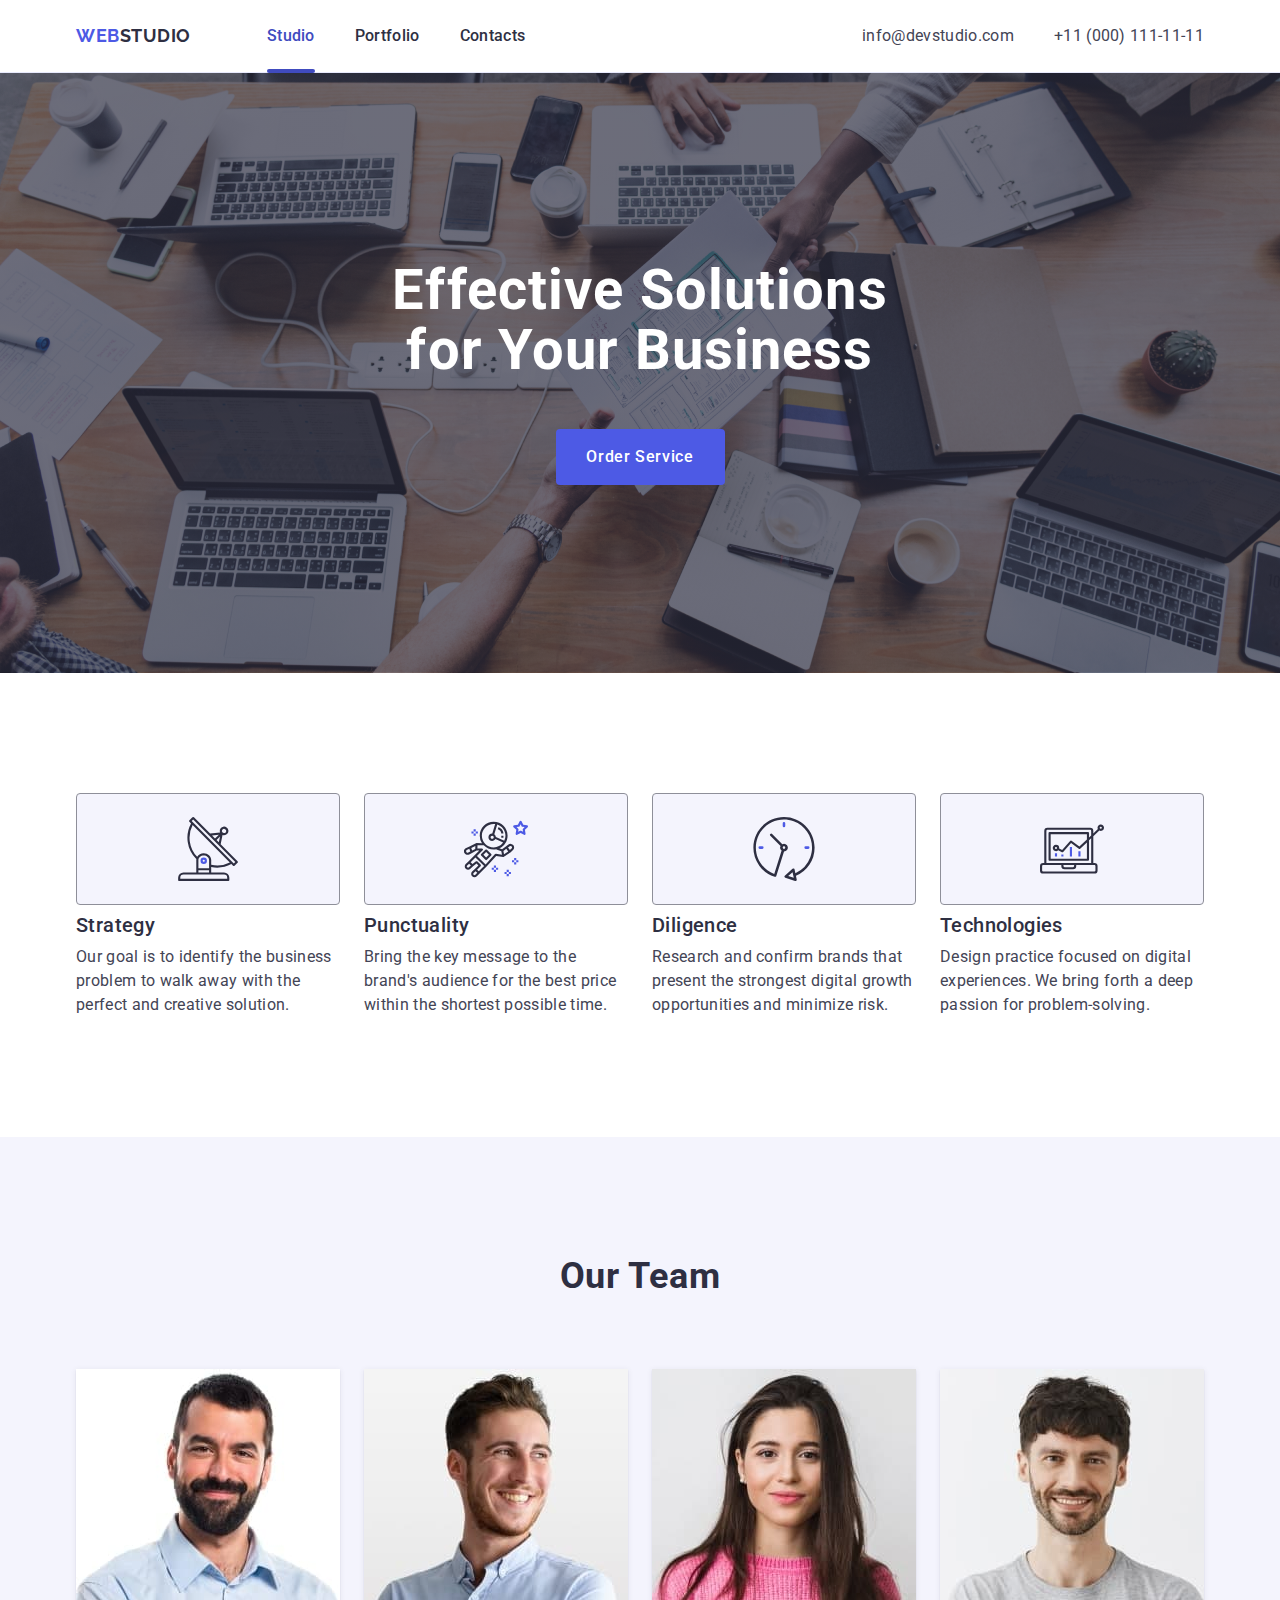
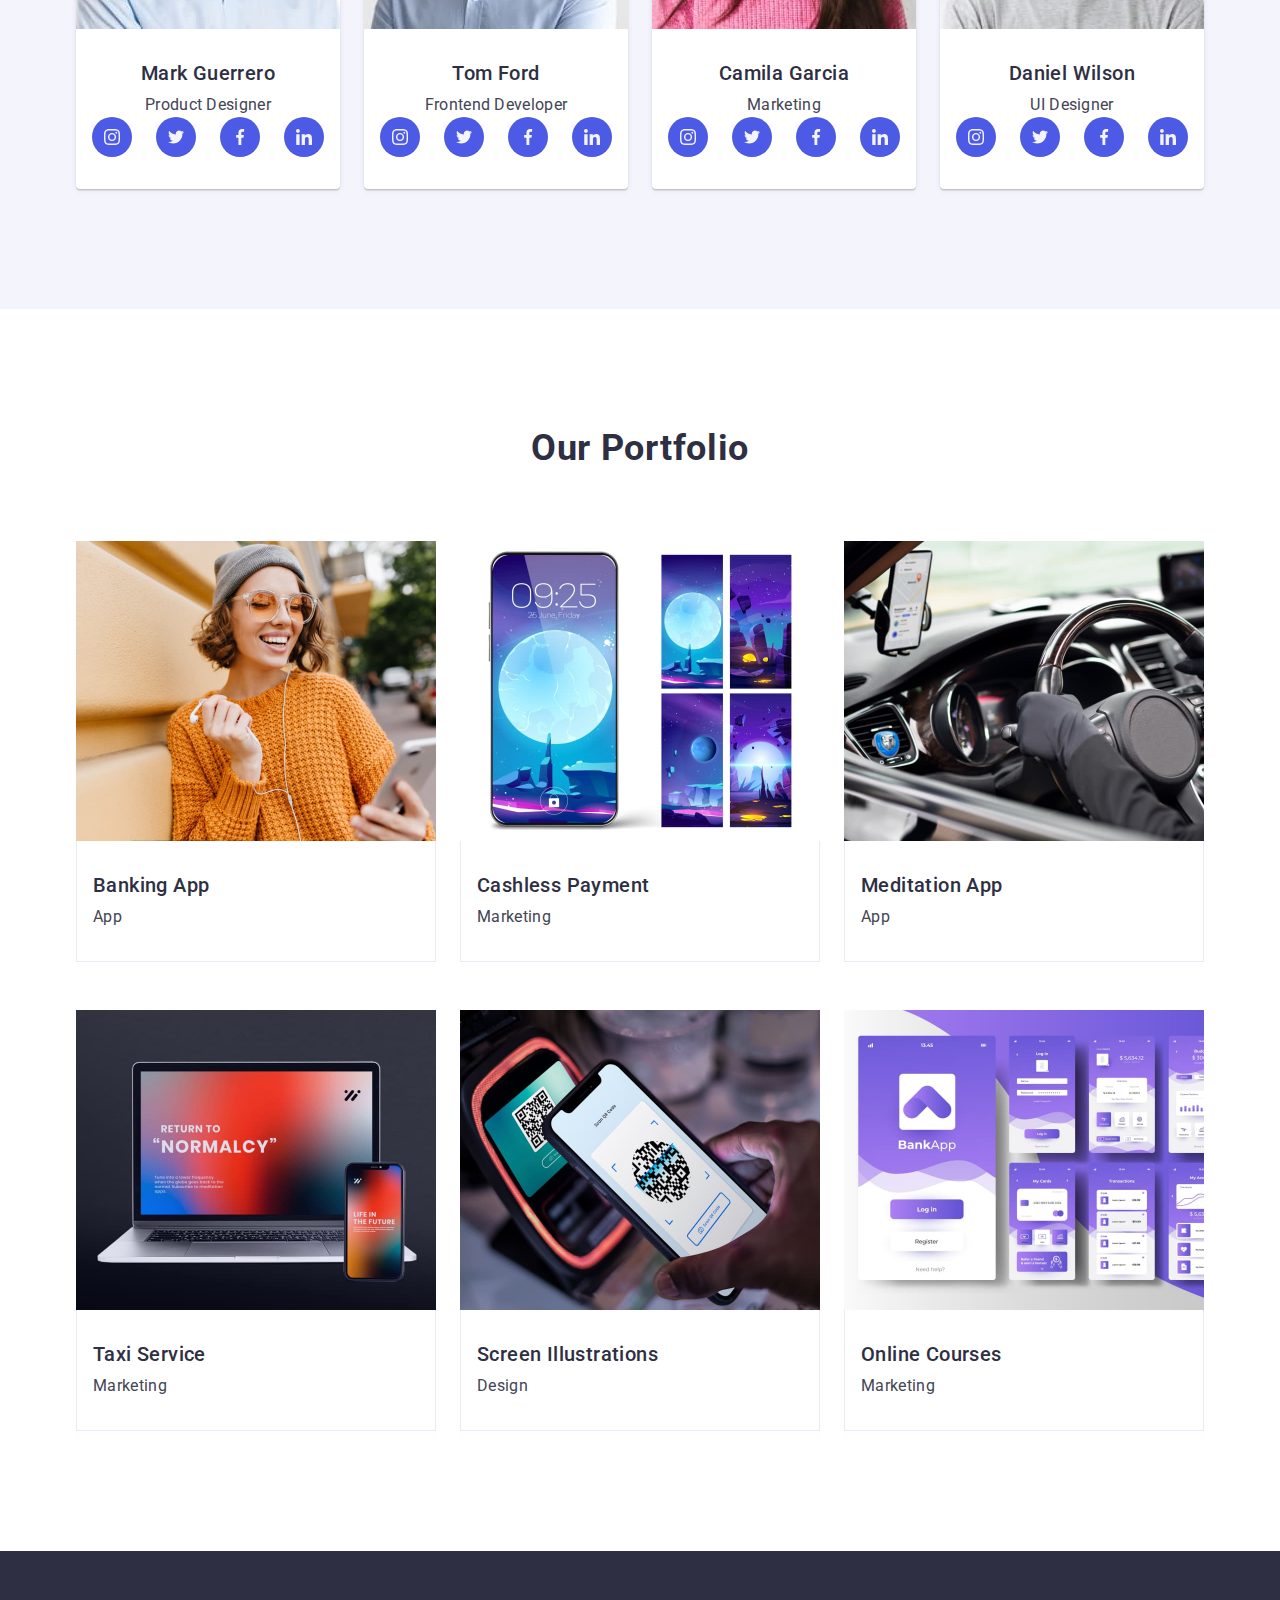
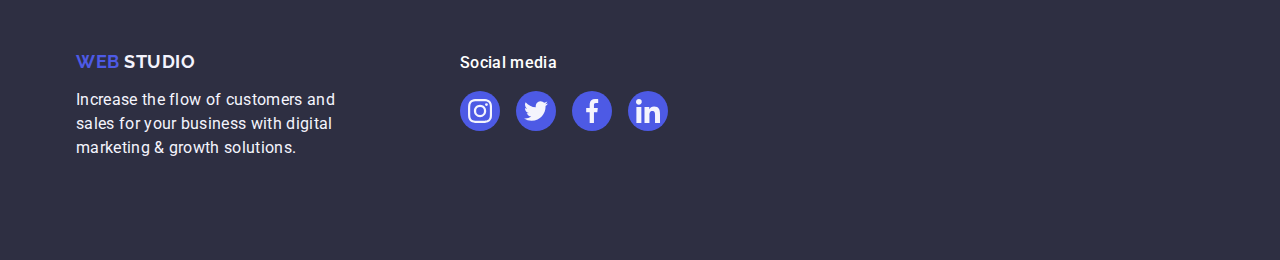
<file: index.html>
<!DOCTYPE html>
<html lang="en">

<head>
  <meta charset="UTF-8">
  <meta name="viewport" content="width=device-width, initial-scale=1.0">
  <title>Document</title>
  <link rel="stylesheet" href="https://cdnjs.cloudflare.com/ajax/libs/modern-normalize/2.0.0/modern-normalize.min.css">
  <link rel="stylesheet" href="./css/style.css">
  <link rel="preconnect" href="https://fonts.googleapis.com">
  <link rel="preconnect" href="https://fonts.gstatic.com" crossorigin>
  <link
    href="https://fonts.googleapis.com/css2?family=Raleway:ital,wght@0,100..900;1,100..900&family=Roboto:ital,wght@0,100;0,300;0,400;0,500;0,700;0,900;1,100;1,300;1,400;1,500;1,700;1,900&display=swap"
    rel="stylesheet">
</head>
<!-- header -->

<body class="main_content">
  <header class="header-main">
    <div class="container container_header">
      <nav class="logo">
        <a class="header_navigation_link" href="./index.html">Web<span class="studio_first">Studio</span>
        </a>
        <ul class="items">
          <li>
            <a class="header_navigation_item header_navigation_item-first" href="./index.html">Studio</a>
          </li>
          <li>
            <a class="header_navigation_item" href="">Portfolio</a>
          </li>
          <li>
            <a class="header_navigation_item" href="">Contacts</a>
          </li>
        </ul>
      </nav>
      <address class="address">
        <ul class="address_item">
          <li><a class="address_item" href="mailto:info@devstudio.com">info@devstudio.com</a></li>
          <li><a class="address_item" href="tel:+110001111111">+11 (000) 111-11-11</a></li>
        </ul>
      </address>
    </div>
  </header>
  <main>
    <!-- section 1 -->
    <section class="section-first">
      <div class="container">
        <h1 class="main_title">Effective Solutions
          for Your Business</h1>
        <button class="first_button" type="button">
          Order Service
        </button>
      </div>
    </section>
    <!-- section 2 -->
    <section class="section-second">
      <div class="container">
        <h2 class="visually-hidden">Plan</h2>
        <ul class="plan-list">
          <li class="plan-items">
            <div class="icons">
              <svg width="64" height="64">
                <use href="./images/icons.svg#icon-antenna"></use>
              </svg>
            </div>
            <h3 class="third_title">Strategy</h3>
            <p class="text_for_third_title_section_two">Our goal is to identify the business
              problem to walk away with the perfect and creative solution. </p>
          </li>
          <li class="plan-items">
            <div class="icons">
              <svg width="64" height="64">
                <use href="./images/icons.svg#icon-astronaut"></use>
              </svg>
            </div>
            <h3 class="third_title">Punctuality</h3>
            <p class="text_for_third_title_section_two">Bring the key message to the brand's audience for the best price
              within the shortest possible time.</p>
          </li>
          <li class="plan-items">
            <div class="icons">
              <svg width="64" height="64">
                <use href="./images/icons.svg#icon-clock"></use>
              </svg>
            </div>
            <h3 class="third_title">Diligence</h3>
            <p class="text_for_third_title_section_two">Research and confirm brands that present the strongest digital
              growth opportunities and minimize risk.</p>
          </li>
          <li class="plan-items">
            <div class="icons">
              <svg width="64" height="64">
                <use href="./images/icons.svg#icon-diagram"></use>
              </svg>
            </div>
            <h3 class="third_title">Technologies</h3>
            <p class="text_for_third_title_section_two">Design practice focused on digital experiences. We bring forth a
              deep passion for problem-solving.</p>
          </li>
        </ul>
      </div>
    </section>
    <!-- section 3 -->
    <section class="section-third">
      <div class="container">
        <h2 class="our_team_title">Our Team</h2>
        <ul class="our_team-list">
          <li class="list_section_three">
            <img src="./images/img1.jpg" alt="Mark Guerrero" height="260" width="264" />
            <div class="person-team">
              <h3 class="our_team_person">Mark Guerrero</h3>
              <p class="our_team_profesion">Product Designer</p>
              <ul class="social-network-items">
                <li class="social-network">
                  <a class="social-network-link" href=""><svg class="icons_social-network" width="16" height="16">
                      <use href="./images/icons.svg#icon-instagram"></use>
                    </svg>
                  </a>
                </li>
                <li class="social-network">
                  <a class="social-network-link" href="">
                    <svg class="icons_social-network" width="16" height="16">
                      <use href="./images/icons.svg#icon-twitter"></use>
                    </svg>
                  </a>
                </li>
                <li class="social-network">
                  <a class="social-network-link" href="">
                    <svg class="icons_social-network" width="16" height="16">
                      <use href="./images/icons.svg#icon-facebook"></use>
                    </svg>
                  </a>
                </li>
                <li class="social-network">
                  <a class="social-network-link" href="">
                    <svg class="icons_social-network" width="16" height="16">
                      <use href="./images/icons.svg#icon-linkedin"></use>
                    </svg>
                  </a>
                </li>
              </ul>
            </div>
          </li>
          <li class="list_section_three">
            <img src="./images/img2.jpg" alt="Tom Ford" height="260" width="264" />
            <div class="person-team">
              <h3 class="our_team_person">Tom Ford</h3>
              <p class="our_team_profesion">Frontend Developer</p>
              <ul class="social-network-items">
                <li class="social-network">
                  <a class="social-network-link" href=""><svg class="icons_social-network" width="16" height="16">
                      <use href="./images/icons.svg#icon-instagram"></use>
                    </svg>
                  </a>
                </li>
                <li class="social-network">
                  <a class="social-network-link" href="">
                    <svg class="icons_social-network" width="16" height="16">
                      <use href="./images/icons.svg#icon-twitter"></use>
                    </svg>
                  </a>
                </li>
                <li class="social-network">
                  <a class="social-network-link" href="">
                    <svg class="icons_social-network" width="16" height="16">
                      <use href="./images/icons.svg#icon-facebook"></use>
                    </svg>
                  </a>
                </li>
                <li class="social-network">
                  <a class="social-network-link" href="">
                    <svg class="icons_social-network" width="16" height="16">
                      <use href="./images/icons.svg#icon-linkedin"></use>
                    </svg>
                  </a>
                </li>
              </ul>
            </div>
          </li>
          <li class="list_section_three">
            <img src="./images/img3.jpg" alt="Camila Garcia" height="260" width="264" />
            <div class="person-team">
              <h3 class="our_team_person">Camila Garcia</h3>
              <p class="our_team_profesion">Marketing</p>
              <ul class="social-network-items">
                <li class="social-network">
                  <a class="social-network-link" href=""><svg class="icons_social-network" width="16" height="16">
                      <use href="./images/icons.svg#icon-instagram"></use>
                    </svg>
                  </a>
                </li>
                <li class="social-network">
                  <a class="social-network-link" href="">
                    <svg class="icons_social-network" width="16" height="16">
                      <use href="./images/icons.svg#icon-twitter"></use>
                    </svg>
                  </a>
                </li>
                <li class="social-network">
                  <a class="social-network-link" href="">
                    <svg class="icons_social-network" width="16" height="16">
                      <use href="./images/icons.svg#icon-facebook"></use>
                    </svg>
                  </a>
                </li>
                <li class="social-network">
                  <a class="social-network-link" href="">
                    <svg class="icons_social-network" width="16" height="16">
                      <use href="./images/icons.svg#icon-linkedin"></use>
                    </svg>
                  </a>
                </li>
              </ul>
            </div>
          </li>
          <li class="list_section_three">
            <img src="./images/img4.jpg" alt="Daniel Wilson" height="260" width="264" />
            <div class="person-team">
              <h3 class="our_team_person">Daniel Wilson</h3>
              <p class="our_team_profesion">UI Designer</p>
              <ul class="social-network-items">
                <li class="social-network">
                  <a class="social-network-link" href=""><svg class="icons_social-network" width="16" height="16">
                      <use href="./images/icons.svg#icon-instagram"></use>
                    </svg>
                  </a>
                </li>
                <li class="social-network">
                  <a class="social-network-link" href="">
                    <svg class="icons_social-network" width="16" height="16">
                      <use href="./images/icons.svg#icon-twitter"></use>
                    </svg>
                  </a>
                </li>
                <li class="social-network">
                  <a class="social-network-link" href="">
                    <svg class="icons_social-network" width="16" height="16">
                      <use href="./images/icons.svg#icon-facebook"></use>
                    </svg>
                  </a>
                </li>
                <li class="social-network">
                  <a class="social-network-link" href="">
                    <svg class="icons_social-network" width="16" height="16">
                      <use href="./images/icons.svg#icon-linkedin"></use>
                    </svg>
                  </a>
                </li>
              </ul>
            </div>
          </li>
        </ul>
      </div>
    </section>
    <!-- section 4 -->
    <section class="section-fourth">
      <div class="container">
        <h2 class="our_portfolio_title">Our Portfolio</h2>
        <ul class="portfolio-list">
          <li class="portfolio_items">
            <div class="imeges-portfolio">
              <img src="./images/img-1.jpg" alt="Banking App" width="360" />
              <p class="hover_img">14 Stylish and User-Friendly App Design Concepts · Task Manager App · Calorie Tracker
                App · Exotic Fruit Ecommerce App · Cloud Storage App</p>
            </div>
            <div class="portfolio_names">
              <h3 class="our_portfolio_names">Banking App</h3>
              <p class="names_section_four">App</p>
            </div>
          </li>
          <li class="portfolio_items">
            <div class="imeges-portfolio">
              <img src="./images/img-2.jpg" alt="Cashless Payment" width="360" />
              <p class="hover_img">14 Stylish and User-Friendly App Design Concepts · Task Manager App · Calorie Tracker
                App · Exotic Fruit Ecommerce App · Cloud Storage App</p>
            </div>
            <div class="portfolio_names">
              <h3 class="our_portfolio_names">Cashless Payment</h3>
              <p class="names_section_four">Marketing</p>
            </div>
          </li>
          <li class="portfolio_items">
            <div class="imeges-portfolio">
              <img src="./images/img-3.jpg" alt="Meditation App" width="360" />
              <p class="hover_img">14 Stylish and User-Friendly App Design Concepts · Task Manager App · Calorie Tracker
                App · Exotic Fruit Ecommerce App · Cloud Storage App</p>
            </div>
            <div class="portfolio_names">
              <h3 class="our_portfolio_names">Meditation App</h3>
              <p class="names_section_four">App</p>
            </div>
          </li>
          <li class="portfolio_items">
            <div class="imeges-portfolio">
              <img src="./images/img-4.jpg" alt="Taxi Service" width="360" />
              <p class="hover_img">14 Stylish and User-Friendly App Design Concepts · Task Manager App · Calorie Tracker
                App · Exotic Fruit Ecommerce App · Cloud Storage App</p>
            </div>
            <div class="portfolio_names">
              <h3 class="our_portfolio_names">Taxi Service</h3>
              <p class="names_section_four">Marketing</p>
            </div>
          </li>
          <li class="portfolio_items">
            <div class="imeges-portfolio">
              <img src="./images/img-5.jpg" alt="Screen Illustrations" width="360" />
              <p class="hover_img">14 Stylish and User-Friendly App Design Concepts · Task Manager App · Calorie Tracker
                App · Exotic Fruit Ecommerce App · Cloud Storage App</p>
            </div>
            <div class="portfolio_names">
              <h3 class="our_portfolio_names">Screen Illustrations</h3>
              <p class="names_section_four">Design</p>
            </div>
          </li>
          <li class="portfolio_items">
            <div class="imeges-portfolio">
              <img src="./images/img-6.jpg" alt="Online Courses" width="360" />
              <p class="hover_img">14 Stylish and User-Friendly App Design Concepts · Task Manager App · Calorie Tracker
                App · Exotic Fruit Ecommerce App · Cloud Storage App</p>
            </div>
            <div class="portfolio_names">
              <h3 class="our_portfolio_names">Online Courses</h3>
              <p class="names_section_four">Marketing</p>
            </div>
          </li>
        </ul>
      </div>
    </section>
  </main>
  <!-- footer -->
  <footer class="footer">
    <div class="container container_footer">
      <div class="footer_logo_parag">
        <a class="footer_logo" href="./index.html">Web <span class="studio">Studio</span></a>
        <p class="text_footer">Increase the flow of customers and sales for your business with digital marketing &
          growth
          solutions.</p>
      </div>
      <div class="social-network_footer">
        <p class="social-media">Social media</p>
        <ul class="social-network-items-footer">
          <li class="social-network">
            <a class="social-network-link_footer" href="">
              <svg class="icons_social-network" width="24" height="24">
                <use href="./images/icons.svg#icon-instagram"></use>
              </svg>
            </a>
          </li>
          <li class="social-network">
            <a class="social-network-link_footer" href="">
              <svg class="icons_social-network" width="24" height="24">
                <use href="./images/icons.svg#icon-twitter"></use>
              </svg>
            </a>
          </li>
          <li class="social-network">
            <a class="social-network-link_footer" href="">
              <svg class="icons_social-network" width="24" height="24">
                <use href="./images/icons.svg#icon-facebook"></use>
              </svg>
            </a>
          </li>
          <li class="social-network">
            <a class="social-network-link_footer" href="">
              <svg class="icons_social-network" width="24" height="24">
                <use href="./images/icons.svg#icon-linkedin"></use>
              </svg>
            </a>
          </li>
        </ul>
      </div>
    </div>
  </footer>
</body>

</html>
</file>
<file: css/style.css>
/* Стилі для обнулення відступів у елементів */
h1,
h2,
h3,
h4,
h5,
h6,
p {
    margin: 0;
}

/* обнулення базових властивостей списків (ul) */
ul {
    list-style: none;
    padding: 0;
    margin: 0;
}

/* обнулення базових властивостей у посилань */
a {
    text-decoration: none;
}

/* Властивості для коректного відображення картинок */
img {
    display: block;
    max-width: 100%;
    height: auto;
}

/* Властивості для обнулення курсиву address */
address {
    font-style: normal;
}

.main_content {
    font-family: "Roboto", sans-serif;
    color: #434455;
    background-color: #FFFFFF;
}


/* header */
.header-main {
    border-bottom: 1px solid #e7e9fc;
    display: flex;
    box-shadow: 0px 2px 1px rgba(46, 47, 66, 0.08), 0px 1px 1px rgba(46, 47, 66, 0.16), 0px 1px 6px rgba(46, 47, 66, 0.08);
    ;
}

.container_header {
    display: flex;
}

.container {
    width: 1158px;
    margin: 0 auto;
    padding-left: 15px;
    padding-right: 15px;
}

.logo {
    display: flex;
    align-items: center;
}

.items {
    display: flex;
    gap: 40px;
}

.header_navigation_item.header_navigation_item-first {
    position: relative;
    color: #404bbf;
    transition: color 250ms cubic-bezier(0.4, 0, 0.2, 1);
}

.header_navigation_item-first::after {
    content: "";
    width: 100%;
    position: absolute;
    left: 0;
    bottom: -1px;
    height: 4px;
    background-color: #404bbf;
    border-radius: 2px;
}

.header_navigation_link {
    font-family: "Raleway", sans-serif;
    font-weight: 700;
    font-size: 18px;
    line-height: 1.17;
    letter-spacing: 0.03em;
    text-transform: uppercase;
    color: #4d5ae5;
    margin-right: 76px;
}

.studio_first {
    color: #2e2f42;
}

.header_navigation_item {
    font-weight: 500;
    font-size: 16px;
    line-height: 1.5;
    letter-spacing: 0.02em;
    color: #2e2f42;
    padding-top: 24px;
    padding-bottom: 24px;
    display: block;
}

.header_navigation_item:hover,
.header_navigation_item:focus {
    color: #404bbf;
}

.address {
    font-style: normal;
    margin-left: auto;
    margin-top: auto;
    margin-bottom: auto;
}

.address_item {
    font-size: 16px;
    line-height: 1.5;
    letter-spacing: 0.02em;
    color: #434455;
    display: flex;
    gap: 40px;
    transition: color 250ms cubic-bezier(0.4, 0, 0.2, 1);
    ;
}

.address_item:hover,
.address_item:focus {
    color: #404bbf;
}

/* section 1 */
.section-first {
    padding: 188px 0;
    background-image: linear-gradient(rgba(46, 47, 66, 0.7), rgba(46, 47, 66, 0.7)), url("../images/people-office1.jpg");
    max-width: 1440px;
    background-repeat: no-repeat;
    background-position: center;
    background-size: cover;
    margin: 0 auto;
}

.main_title {
    font-size: 56px;
    line-height: 1.07;
    letter-spacing: 0.02em;
    color: #ffffff;
    text-align: center;
    max-width: 496px;
    margin-left: auto;
    margin-right: auto;
    margin-bottom: 48px;
}

h1 {
    text-align: center;
}


.first_button {
    background-color: #4D5AE5;
    font-family: 'Roboto', sans-serif;
    font-weight: 500;
    font-size: 16px;
    line-height: 1.5;
    letter-spacing: 0.04em;
    color: #ffffff;
    cursor: pointer;
    display: block;
    min-width: 169px;
    height: 56px;
    border: none;
    border-radius: 4px;
    cursor: pointer;
    margin: 0 auto;
    transition: background-color 250ms cubic-bezier(0.4, 0, 0.2, 1);
}

.first_button:hover,
.first_button:focus {
    background-color: #404BBF;
}


/* section 2 */

.visually-hidden {
    position: absolute;
    width: 1px;
    height: 1px;
    margin: -1px;
    border: 0;
    padding: 0;
    white-space: nowrap;
    clip-path: inset(100%);
    clip: rect(0 0 0 0);
    overflow: hidden;
}

.plan-list {
    display: flex;
    gap: 24px;

}

.plan-items {
    width: calc((100% - 72px) / 4);
}

.icons {
    display: flex;
    align-items: center;
    justify-content: center;
    height: 112px;
    background-color: #f4f4fd;
    border-radius: 4px;
    border: 1px solid #8e8f99;
    margin-bottom: 8px;
}

.section-second {
    padding-top: 120px;
    padding-bottom: 120px;
}

.third_title {
    font-weight: 500;
    font-size: 20px;
    line-height: 1.2;
    letter-spacing: 0.02em;
    color: #2e2f42;
    margin-bottom: 8px;
}

.text_for_third_title_section_two {
    font-size: 16px;
    line-height: 1.5;
    letter-spacing: 0.02em;
    color: #434455;
}

/* section 3 */
.section-third {
    background-color: #F4F4FD;
    padding-top: 120px;
    padding-bottom: 120px;
}

.our_team-list {
    display: flex;
    gap: 24px;

}

.our_team_title {
    font-size: 36px;
    line-height: 1.11;
    text-align: center;
    letter-spacing: 0.02em;
    text-transform: capitalize;
    color: #2e2f42;
    margin-bottom: 72px;
}

.list_section_three {
    box-shadow: 0px 1px 6px rgba(46, 47, 66, 0.08), 0px 1px 1px rgba(46, 47, 66, 0.16), 0px 2px 1px rgba(46, 47, 66, 0.08);
    ;
    background-color: #ffffff;
    width: calc((100% - 72px) / 4);
    border-radius: 0px 0px 4px 4px;
}

.person-team {
    padding-top: 32px;
    padding-bottom: 32px;
}

.social-network-items {
    display: flex;
    justify-content: center;
    gap: 24px;
}

.social-network {
    width: 40px;
    height: 40px;
}

.social-network-link {
    width: 100%;
    height: 100%;
    background-color: #4d5ae5;
    border-radius: 50%;
    display: flex;
    align-items: center;
    justify-content: center;
    transition: background-color 250ms cubic-bezier(0.4, 0, 0.2, 1);
}

.social-network-link:hover,
.social-network-link:focus {
    background-color: #404bbf;
}

.icons_social-network {
    fill: #f4f4fd;
}

.our_team_person {
    font-weight: 500;
    font-size: 20px;
    line-height: 1.2;
    letter-spacing: 0.02em;
    color: #2e2f42;
    text-align: center;
    margin-bottom: 8px;
}

.our_team_profesion {
    font-size: 16px;
    line-height: 1.5;
    letter-spacing: 0.02em;
    color: #434455;
    text-align: center;
}

/* section 4 */
.section-fourth {
    padding-top: 120px;
    padding-bottom: 120px;
}

.our_portfolio_title {
    font-size: 36px;
    line-height: 1.11;
    text-align: center;
    letter-spacing: 0.02em;
    text-transform: capitalize;
    color: #2e2f42;
    margin-bottom: 72px;
}

.portfolio-list {
    display: flex;
    flex-wrap: wrap;
    column-gap: 24px;
    row-gap: 48px;

}

.portfolio_items {
    width: calc((100% - 48px) / 3);
    transition: box-shadow 250ms cubic-bezier(0.4, 0, 0.2, 1);
}

.portfolio_items:hover,
.portfolio_items:focus {
    box-shadow: 0px 1px 6px rgba(46, 47, 66, 0.08), 0px 1px 1px rgba(46, 47, 66, 0.16), 0px 2px 1px rgba(46, 47, 66, 0.08);
}

.portfolio_items:hover .hover_img {
    transform: translateY(0);
}

.imeges-portfolio {
    position: relative;
    overflow: hidden;
}

.hover_img {
    position: absolute;
    top: 0;
    font-size: 16px;
    line-height: 1.5;
    letter-spacing: 0.02em;
    color: #f4f4fd;
    padding: 40px 32px;
    background-color: #4d5ae5;
    height: 100%;
    width: 100%;
    transform: translateY(100%);
    transition: transform 250ms cubic-bezier(0.4, 0, 0.2, 1);

}

.our_portfolio_names {
    font-weight: 500;
    font-size: 20px;
    line-height: 1.2;
    letter-spacing: 0.02em;
    color: #2e2f42;
    margin-bottom: 8px;
}

.names_section_four {
    font-size: 16px;
    line-height: 1.5;
    letter-spacing: 0.02em;
}

/* footer */

.container_footer {
    display: flex;
    align-items: baseline;

}

.footer_logo_parag {
    margin-right: 120px;
}

.social-media {
    font-weight: 500;
    font-size: 16px;
    line-height: 1.5;
    letter-spacing: 0.02em;
    color: #FFFFFF;
    margin-bottom: 16px;
}

.social-network-items-footer {
    display: flex;
    gap: 16px;
}

.footer {
    background-color: #2e2f42;
    padding-top: 100px;
    padding-bottom: 100px;
}

.footer_logo {
    font-family: "Raleway", sans-serif;
    font-weight: 700;
    font-size: 18px;
    line-height: 1.17;
    letter-spacing: 0.03em;
    text-transform: uppercase;
    color: #4d5ae5;
    display: inline-block;
    margin-bottom: 16px;
}

.social-network-link_footer:hover,
.social-network-link_footer:focus {
    background-color: #31d0aa;
}

.social-network-link_footer {
    width: 100%;
    height: 100%;
    background-color: #4d5ae5;
    border-radius: 50%;
    display: flex;
    align-items: center;
    justify-content: center;
    transition: background-color 250ms cubic-bezier(0.4, 0, 0.2, 1);
}

.footer_logo {
    display: inline-block;
    margin-bottom: 16px;
}

.portfolio_names {
    padding: 32px 16px;
    border: 1px solid #e7e9fc;
    border-top: none;
}

.studio {
    color: #f4f4fd;
}

.text_footer {
    line-height: 1.5;
    color: #F4F4FD;
    letter-spacing: 0.02em;
    max-width: 264px;
}
</file>
